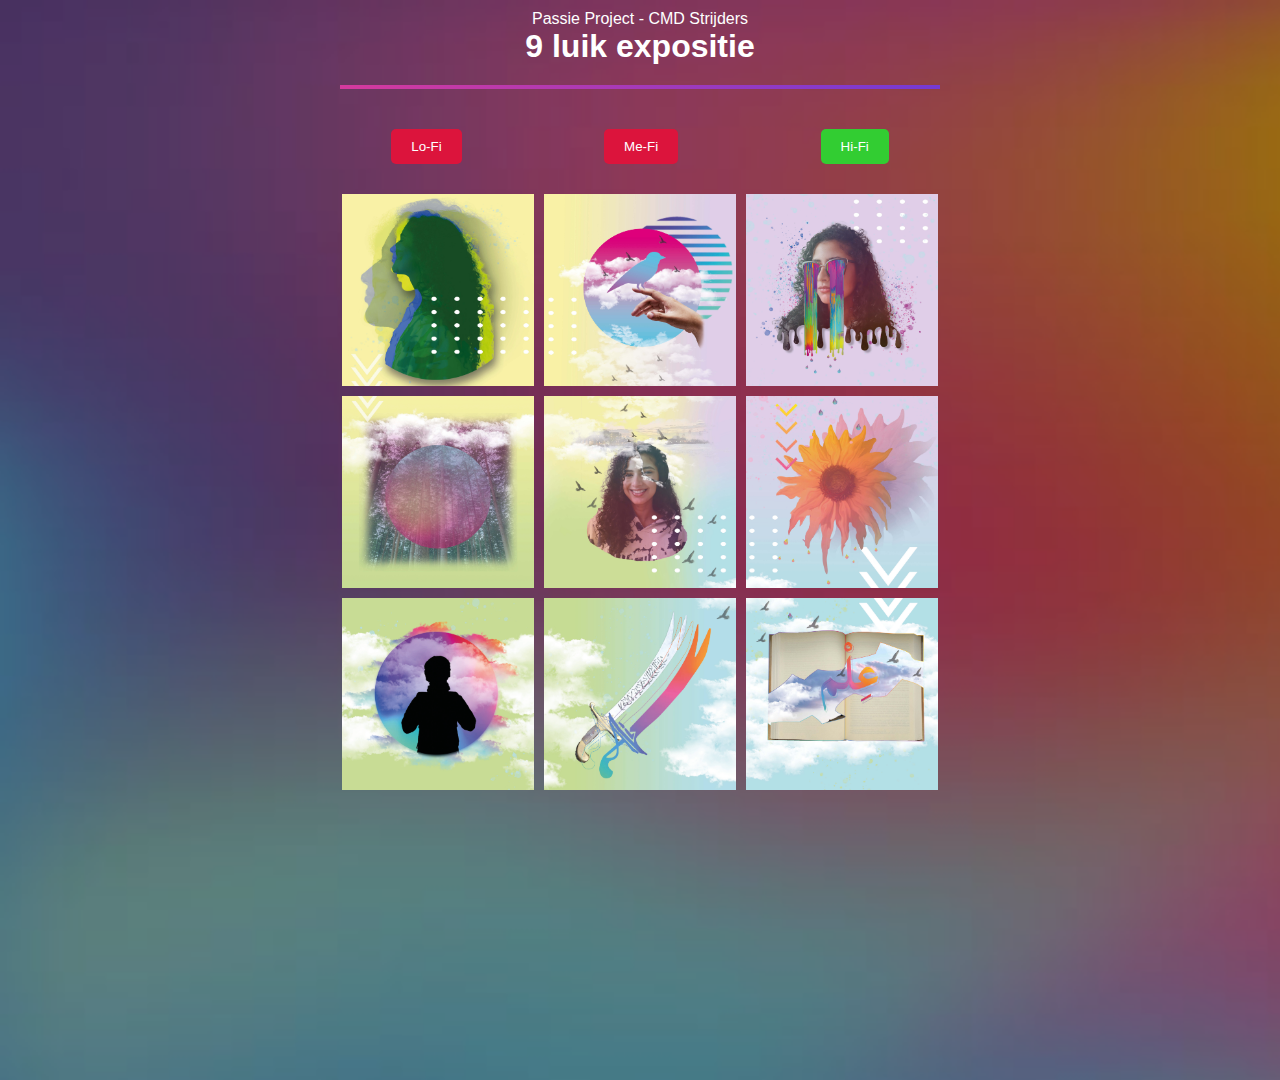
<file: index.html>
<!DOCTYPE html>
<html lang="en">
<head>
    <meta charset="UTF-8">
    <meta http-equiv="X-UA-Compatible" content="IE=edge">
    <meta name="viewport" content="width=device-width, initial-scale=1.0">
    <link rel="stylesheet" href="style.css">
    <title>Passie Project</title>
</head>
<body>

    <header>Passie Project - CMD Strijders<h1> 9 luik expositie </h1><hr></header>
    <div id="versioncontainer">
        <button id="lofiButton">Lo-Fi</button>
        <button id="mefiButton">Me-Fi</button>
        <button id="hifiButton">Hi-Fi</button>
    </div>
    <main>
        <div id="expositie-container">
            <a href="luik1.html">
            <div class="luik">
                <img src="images/meisjedubbel.jpg" alt="meisje met dubbel effect">
                <div class="overlay"><p>"If Freedom Was An Emtion"</p></div>
            </div>
            </a>
            <div class="luik">
                <a href="luik2.html">
                <img src="images/vogelhand.jpg" alt="hand met vogel erop">
                <div class="overlay"><p>"Vrij Als Een Vogel"</p></div>
                </a>
            </div>
            <div class="luik">
                <a href="luik3.html">
                <img src="images/meisjebril.jpg" alt="meisje met lekkende bril">
                <div class="overlay"><p>"Rainbow"</p></div>
                </a>
            </div>
            <div class="luik">
                <a href="luik4.html">
                <img src="images/bos.jpg" alt="foto van natuur/bos in een cirkel">
                <div class="overlay"><p>"The Woods"</p></div>
                </a>
            </div>
            <div class="luik">
                <a href="luik5.html">
                <img src="images/meisjewolk.jpg" alt="meisje met wolken door haar hoofd">
                <div class="overlay"><p>"Free Mind"</p></div>
                </a>
            </div>
            <div class="luik">
                <a href="luik6.html">
                <img src="images/bloem.jpg" alt="bloem met dubbel effect">
                <div class="overlay"><p>"Flower Power"</p></div>
                </a>
            </div>
            <div class="luik">
                <a href="luik7.html">
                <img src="images/soldaat.jpg" alt="soldaat in mist en neon cirkel">
                <div class="overlay"><p>"Quest for Freedom"</p></div>
                </a>
            </div>
            <div class="luik">
                <a href="luik8.html">
                <img src="images/zwaard.jpg" alt="zwaard met arabische tekst en dubbel effect">
                <div class="overlay"><p>"Sword of Justice & Freedom"</p></div>
                </a>
            </div>
            <div class="luik">
                <a href="luik9.html">
                <img src="images/boek.jpg" alt="boek met arabisch woord kennis en scheur met wolken en vogels">
                <div class="overlay"><p>"Book of Knowledge"</p></div>
                </a>
            </div>
        </div>
        <!-- me-fi picture -->
        <div id="mefi-expositie">
            <img src="images/mefi-expositie.PNG" alt="">
        </div>
        <div id="lofi-expositie">
            <img src="images/lofiexpositie.PNG" alt="">
        </div>
    </main>
    <script src="javascript.js"></script>
</body>
</html>
</file>
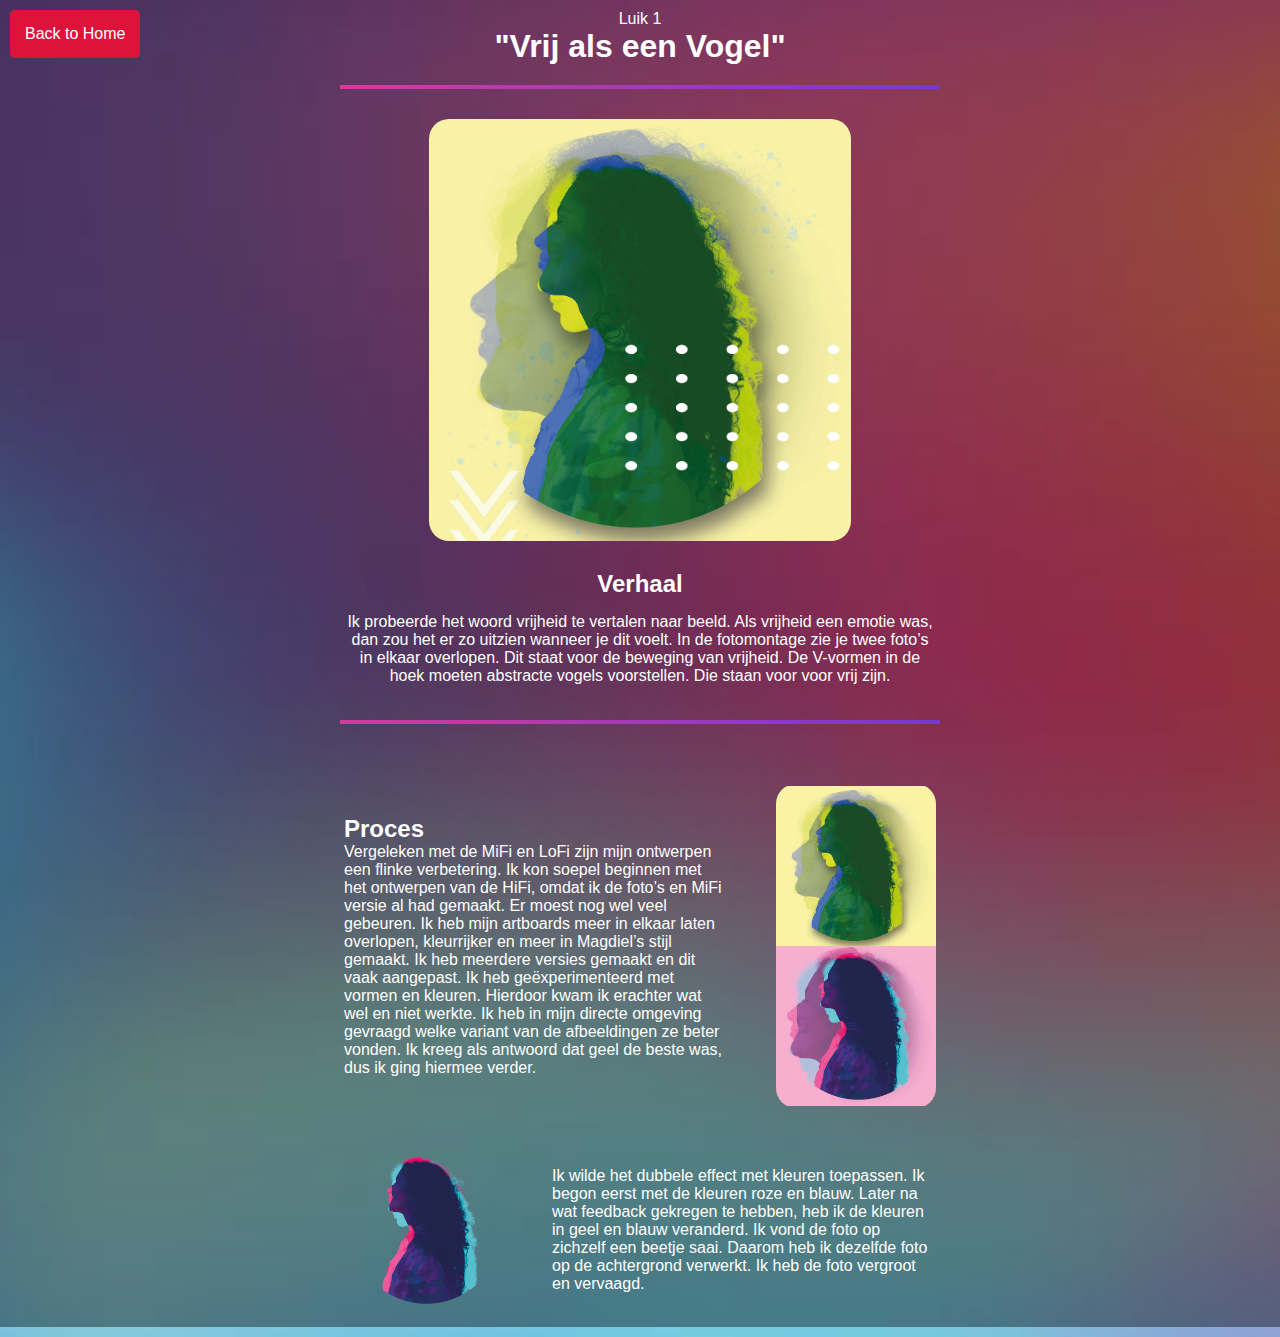
<file: luik1.html>
<!DOCTYPE html>
<html lang="en">

<head>
    <meta charset="UTF-8">
    <meta http-equiv="X-UA-Compatible" content="IE=edge">
    <meta name="viewport" content="width=device-width, initial-scale=1.0">
    <link rel="stylesheet" href="style.css">
    <title>Luik 1 - Passie project</title>
</head>

<body>
    <a href="index.html" class="back-button">Back to Home</a>
    <header>Luik 1 <h1>"Vrij als een Vogel"</h1>
        <hr>
    </header>
    <main>
        <div class="luik-display"><img src="images/meisjedubbel.jpg" alt=""></div>
        <div class="story">
            <h2>Verhaal</h2>
            <p>
                Ik probeerde het woord vrijheid te vertalen naar beeld. Als vrijheid een emotie was, dan zou het er zo
                uitzien wanneer je dit voelt. In de fotomontage zie je twee foto’s in elkaar overlopen. Dit staat voor
                de beweging van vrijheid. De V-vormen in de hoek moeten abstracte vogels voorstellen. Die staan voor
                voor vrij zijn.
            </p>
            <hr>
        </div>
        <div class="row row1">
            <div class="about">
                <h2>Proces</h2>
                <p>
                    Vergeleken met de MiFi en LoFi zijn mijn ontwerpen een flinke verbetering. Ik kon soepel beginnen
                    met het ontwerpen van de HiFi, omdat ik de foto’s en MiFi versie al had
                    gemaakt. Er moest nog wel veel gebeuren. Ik heb mijn artboards meer in elkaar laten overlopen,
                    kleurrijker en meer in Magdiel’s stijl gemaakt.

                    Ik heb meerdere versies gemaakt en dit vaak aangepast. Ik heb geëxperimenteerd met vormen en
                    kleuren. Hierdoor kwam ik erachter wat wel en niet werkte. Ik heb in mijn
                    directe omgeving gevraagd welke variant van de afbeeldingen ze beter vonden. Ik kreeg
                    als antwoord dat geel de beste was, dus ik ging hiermee verder.
                </p>
            </div>
            <div class="about-img"><img src="images/luik-1-img-2.jpg" alt=""></div>
        </div>
        <div class="row row2">
            <div class="about-img"><img src="images/luik1-img-3.png" alt=""></div>
            <div class="about">
                <p>
                    Ik wilde het dubbele effect met kleuren toepassen. Ik begon eerst met de kleuren roze en blauw.
                    Later na wat feedback gekregen te hebben, heb ik de kleuren in geel en blauw veranderd. Ik vond de
                    foto op zichzelf een beetje saai. Daarom heb ik dezelfde foto op de achtergrond verwerkt. Ik heb de
                    foto vergroot en vervaagd.
                </p>
            </div>
        </div>
    </main>
</body>

</html>
</file>
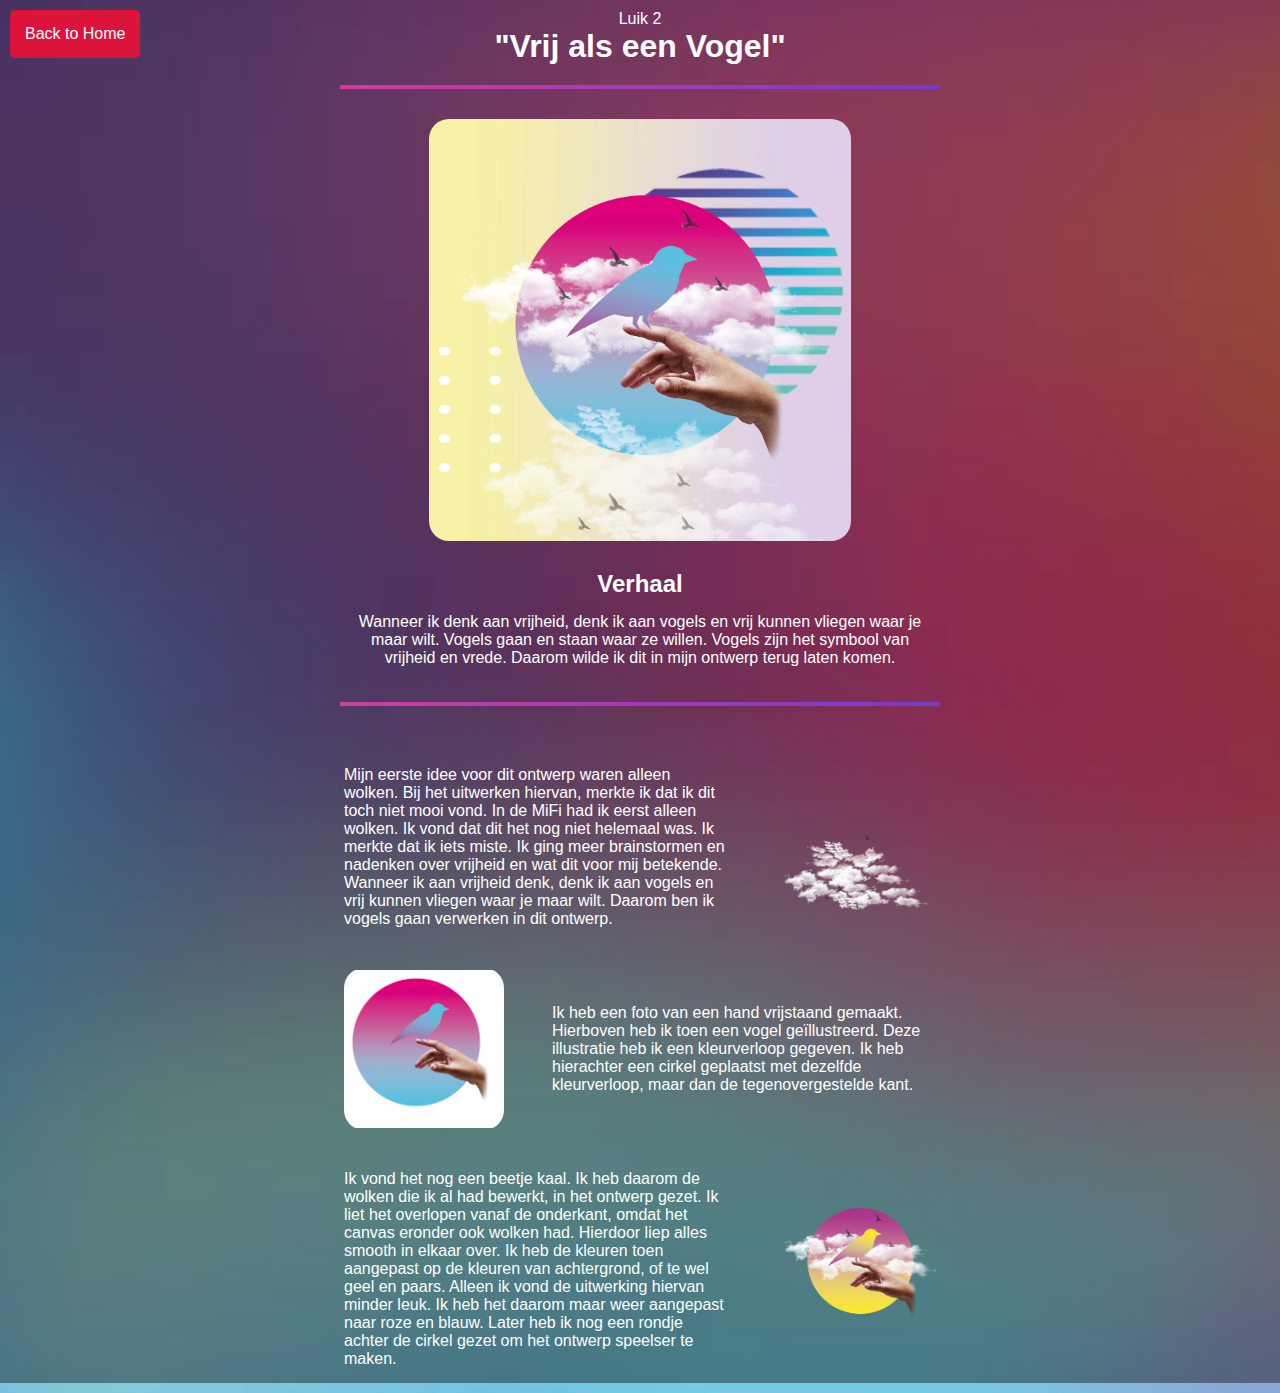
<file: luik2.html>
<!DOCTYPE html>
<html lang="en">

<head>
    <meta charset="UTF-8">
    <meta http-equiv="X-UA-Compatible" content="IE=edge">
    <meta name="viewport" content="width=device-width, initial-scale=1.0">
    <link rel="stylesheet" href="style.css">
    <title>Luik 2 - Passie project</title>
</head>

<body>
    <a href="index.html" class="back-button">Back to Home</a>
    <header>Luik 2 <h1>"Vrij als een Vogel"</h1>
        <hr>
    </header>
    <main>
        <div class="luik-display"><img src="images/vogelhand.jpg" alt=""></div>
        <div class="story">
            <h2>Verhaal</h2>
            <p>
                Wanneer ik denk aan vrijheid, denk ik aan vogels en vrij kunnen vliegen waar je maar wilt. Vogels gaan
                en staan waar ze willen. Vogels zijn het symbool van vrijheid en vrede. Daarom wilde ik dit in mijn
                ontwerp terug laten komen.
            </p>
            <hr>
        </div>
        <div class="row row1">
            <div class="about">
                <p>
                    Mijn eerste idee voor dit ontwerp waren alleen wolken. Bij het uitwerken hiervan, merkte ik dat ik
                    dit toch niet mooi vond. In de MiFi had ik eerst alleen wolken. Ik vond dat dit het nog niet
                    helemaal was. Ik merkte dat ik iets miste. Ik ging meer brainstormen en nadenken over vrijheid en
                    wat dit voor mij betekende. Wanneer ik aan vrijheid denk, denk ik aan vogels en vrij kunnen vliegen
                    waar je maar wilt. Daarom ben ik vogels gaan verwerken in dit ontwerp.
                </p>
            </div>
            <div class="about-img"><img src="images/wolken-2.png" alt=""></div>
        </div>
        <div class="row row2">
            <div class="about-img"><img src="images/vogel-hand-2.png" alt=""></div>
            <div class="about">
                <p>
                    Ik heb een foto van een hand vrijstaand gemaakt. Hierboven heb ik toen een vogel geïllustreerd. Deze
                    illustratie heb ik een kleurverloop gegeven. Ik heb hierachter een cirkel geplaatst met dezelfde
                    kleurverloop, maar dan de tegenovergestelde kant.
                </p>
            </div>
        </div>
        <div class="row row1">
            <div class="about">
                <p>
                    Ik vond het nog een beetje kaal. Ik heb daarom de wolken die ik al had bewerkt, in het ontwerp
                    gezet. Ik liet het overlopen vanaf de onderkant, omdat het canvas eronder ook wolken had. Hierdoor
                    liep alles smooth in elkaar over. Ik heb de kleuren toen aangepast op de kleuren van achtergrond, of
                    te wel geel en paars. Alleen ik
                    vond de uitwerking hiervan minder leuk. Ik heb het daarom maar weer aangepast naar roze en blauw.
                    Later heb ik nog een rondje achter de cirkel gezet om het ontwerp speelser te maken.
                </p>
            </div>
            <div class="about-img"><img src="images/vogel-hand-paars_geel.png" alt=""></div>
        </div>
    </main>
</body>

</html>
</file>
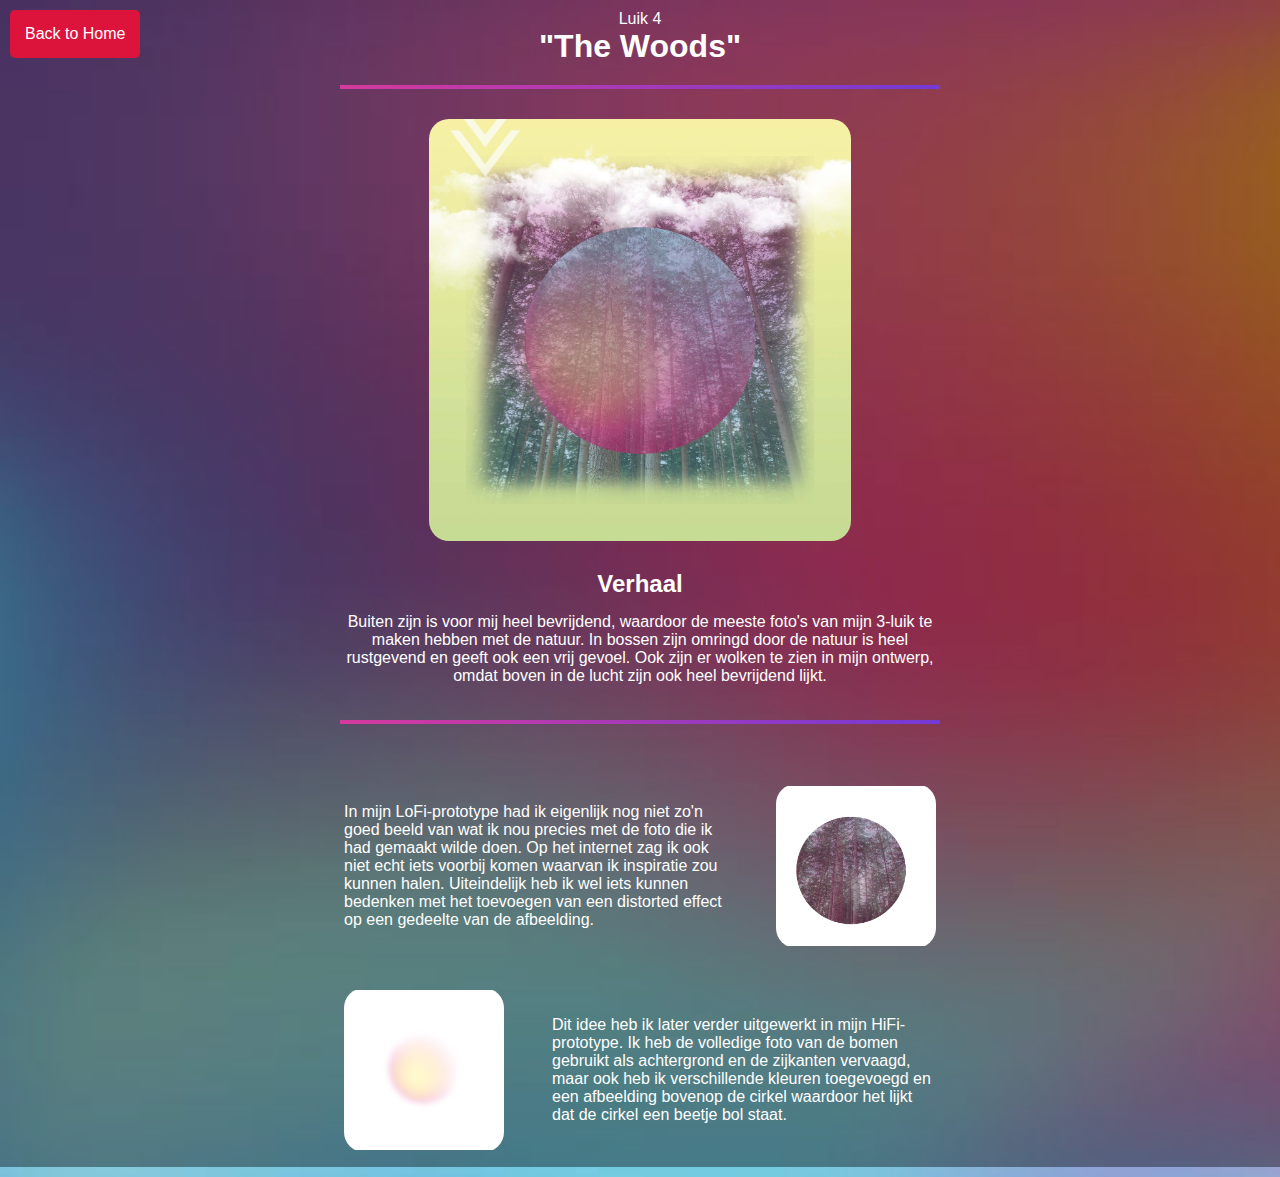
<file: luik4.html>
<!DOCTYPE html>
<html lang="en">

<head>
    <meta charset="UTF-8">
    <meta http-equiv="X-UA-Compatible" content="IE=edge">
    <meta name="viewport" content="width=device-width, initial-scale=1.0">
    <link rel="stylesheet" href="style.css">
    <title>Luik 4 - Passie project</title>
</head>

<body>
    <a href="index.html" class="back-button">Back to Home</a>
    <header>Luik 4 <h1>"The Woods"</h1>
        <hr>
    </header>
    <main>
        <div class="luik-display"><img src="images/bos.jpg" alt=""></div>
        <div class="story">
            <h2>Verhaal</h2>
            <p>
                Buiten zijn is voor mij heel bevrijdend, waardoor de meeste foto's van mijn 3-luik te maken hebben met
                de natuur. In bossen zijn omringd door de natuur is heel rustgevend en geeft ook een vrij gevoel. Ook
                zijn er wolken te zien in mijn ontwerp, omdat boven in de lucht zijn ook heel bevrijdend lijkt.
            </p>
            <hr>
        </div>
        <div class="row row1">
            <div class="about">
                <p>
                    In mijn LoFi-prototype had ik eigenlijk nog niet zo'n goed beeld van wat ik nou precies
                    met de foto die ik had gemaakt wilde doen. Op het internet zag ik ook niet echt iets
                    voorbij komen waarvan ik inspiratie zou kunnen halen. Uiteindelijk heb ik wel iets kunnen
                    bedenken met het toevoegen van een distorted effect op een gedeelte van de afbeelding.
                </p>
            </div>
            <div class="about-img"><img src="images/landschapdistort.png" alt=""></div>
        </div>
        <div class="row row2">
            <div class="about-img"><img src="images/landschapeffect.png" alt=""></div>
            <div class="about">
                <p>
                    Dit idee heb ik later verder uitgewerkt in mijn HiFi-prototype. Ik heb de volledige foto van
                    de bomen gebruikt als achtergrond en de zijkanten vervaagd, maar ook heb ik verschillende kleuren
                    toegevoegd
                    en een afbeelding bovenop de cirkel waardoor het lijkt dat de cirkel een beetje bol staat.
                </p>
            </div>
        </div>
    </main>
</body>

</html>
</file>
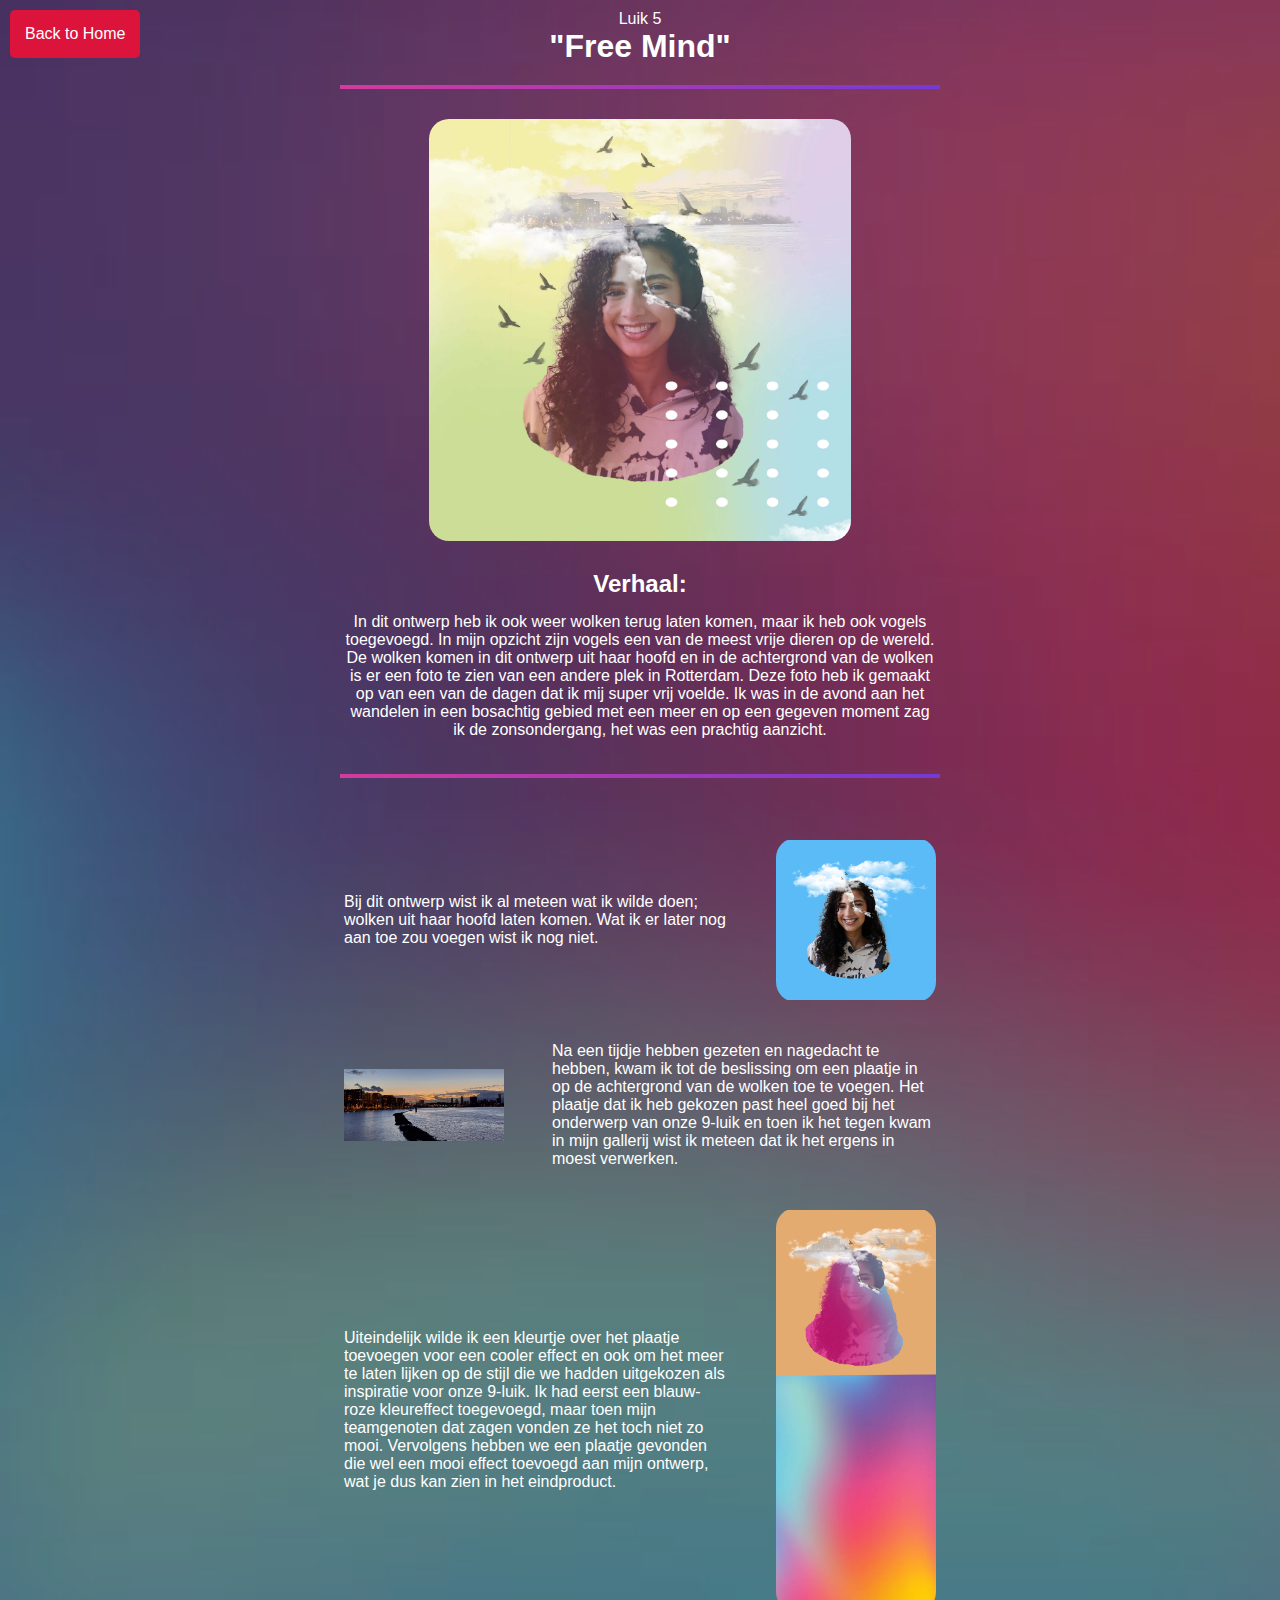
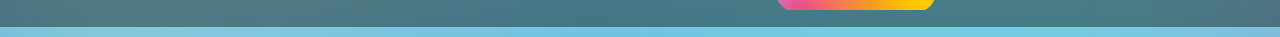
<file: luik5.html>
<!DOCTYPE html>
<html lang="en">

<head>
    <meta charset="UTF-8">
    <meta http-equiv="X-UA-Compatible" content="IE=edge">
    <meta name="viewport" content="width=device-width, initial-scale=1.0">
    <link rel="stylesheet" href="style.css">
    <title>Luik 5 - Passie project</title>
</head>

<body>
    <a href="index.html" class="back-button">Back to Home</a>
    <header>Luik 5 <h1>"Free Mind"</h1>
        <hr>
    </header>
    <main>
        <div class="luik-display"><img src="images/meisjewolk.jpg" alt=""></div>
        <div class="story">
            <h2>Verhaal:</h2>
            <p>
                In dit ontwerp heb ik ook weer wolken terug laten komen, maar ik heb ook vogels toegevoegd. In mijn
                opzicht zijn vogels een van de meest vrije dieren op de wereld.
                De wolken komen in dit ontwerp uit haar hoofd en in de achtergrond van de wolken is er een foto te zien
                van een andere plek in Rotterdam. Deze foto heb ik gemaakt op van een van de dagen dat ik mij super vrij
                voelde. Ik was in de avond aan het wandelen in een bosachtig gebied met een meer en op een gegeven
                moment zag ik de zonsondergang, het was een prachtig aanzicht.
            </p>
            <hr>
        </div>
        <div class="row row1">
            <div class="about">
                <p>
                    Bij dit ontwerp wist ik al meteen wat ik wilde doen; wolken uit haar hoofd laten komen. Wat ik er later
                    nog aan toe zou voegen wist ik nog niet. 
                </p>
            </div>
            <div class="about-img"><img src="images/cloudmefi.png" alt=""></div>
        </div>
        <div class="row row2">
            <div class="about-img"><img src="images/lake.jpg" alt=""></div>
            <div class="about">
                <p>
                    Na een tijdje hebben gezeten en nagedacht te hebben, kwam ik tot de beslissing om een plaatje in op de achtergrond van de wolken
                    toe te voegen. Het plaatje dat ik heb gekozen past heel goed bij het onderwerp van onze 9-luik en toen ik het tegen kwam
                    in mijn gallerij wist ik meteen dat ik het ergens in moest verwerken. 
                </p>
            </div>
        </div>
        <div class="row row1">
            <div class="about">
                <p>
                    Uiteindelijk wilde ik een kleurtje over het plaatje toevoegen voor een cooler effect en ook om het meer te laten lijken op de 
                    stijl die we hadden uitgekozen als inspiratie voor onze 9-luik. Ik had eerst een blauw-roze kleureffect toegevoegd, maar toen
                    mijn teamgenoten dat zagen vonden ze het toch niet zo mooi. Vervolgens hebben we een plaatje gevonden die wel een mooi
                    effect toevoegd aan mijn ontwerp, wat je dus kan zien in het eindproduct.
                </p>
            </div>
            <div class="about-img"><img src="images/example.png" alt=""></div>
        </div>
    </main>
</body>

</html>
</file>
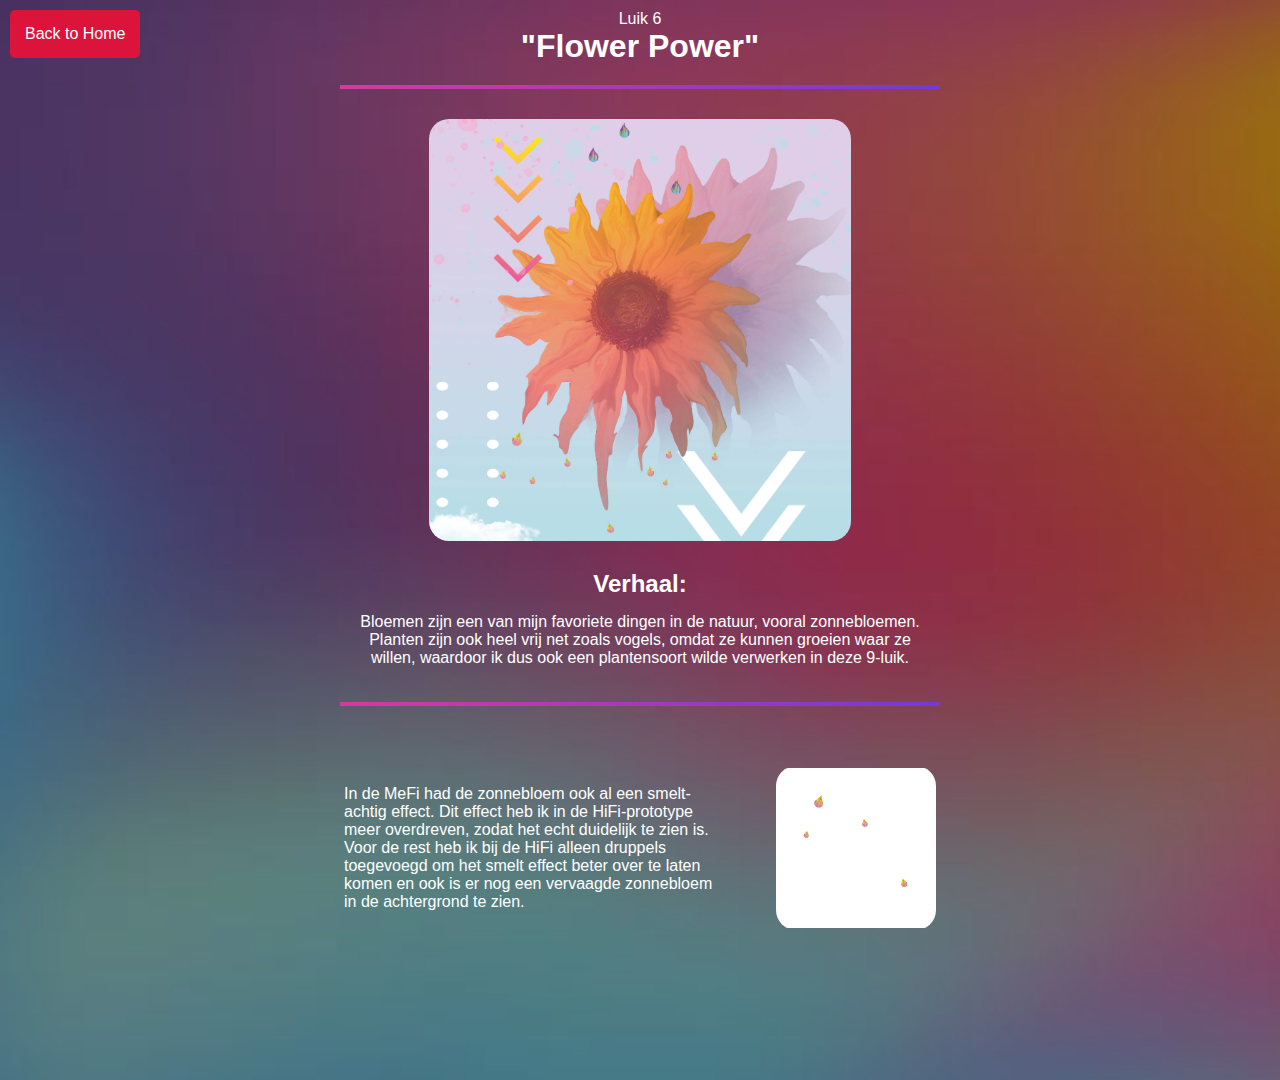
<file: luik6.html>
<!DOCTYPE html>
<html lang="en">

<head>
    <meta charset="UTF-8">
    <meta http-equiv="X-UA-Compatible" content="IE=edge">
    <meta name="viewport" content="width=device-width, initial-scale=1.0">
    <link rel="stylesheet" href="style.css">
    <title>Luik 6 - Passie project</title>
</head>

<body>
    <a href="index.html" class="back-button">Back to Home</a>
    <header>Luik 6 <h1>"Flower Power"</h1>
        <hr>
    </header>
    <main>
        <div class="luik-display"><img src="images/bloem.jpg" alt=""></div>
        <div class="story">
            <h2>Verhaal:</h2>
            <p>
                Bloemen zijn een van mijn favoriete dingen in de natuur, vooral zonnebloemen.
                Planten zijn ook heel vrij net zoals vogels, omdat ze kunnen groeien waar ze willen, waardoor ik dus ook
                een plantensoort wilde verwerken in deze 9-luik.
            </p>
            <hr>
        </div>
        <div class="row row1">
            <div class="about">
                <p>
                    In de MeFi had de zonnebloem ook al een smelt-achtig effect. Dit effect heb ik in de HiFi-prototype meer overdreven, zodat 
                    het echt duidelijk te zien is. Voor de rest heb ik bij de HiFi alleen druppels toegevoegd om het smelt effect beter
                    over te laten komen en ook is er nog een vervaagde zonnebloem in de achtergrond te zien.
                </p>
            </div>
            <div class="about-img"><img src="images/spetters.png" alt=""></div>
        </div>
    </main>
</body>

</html>
</file>
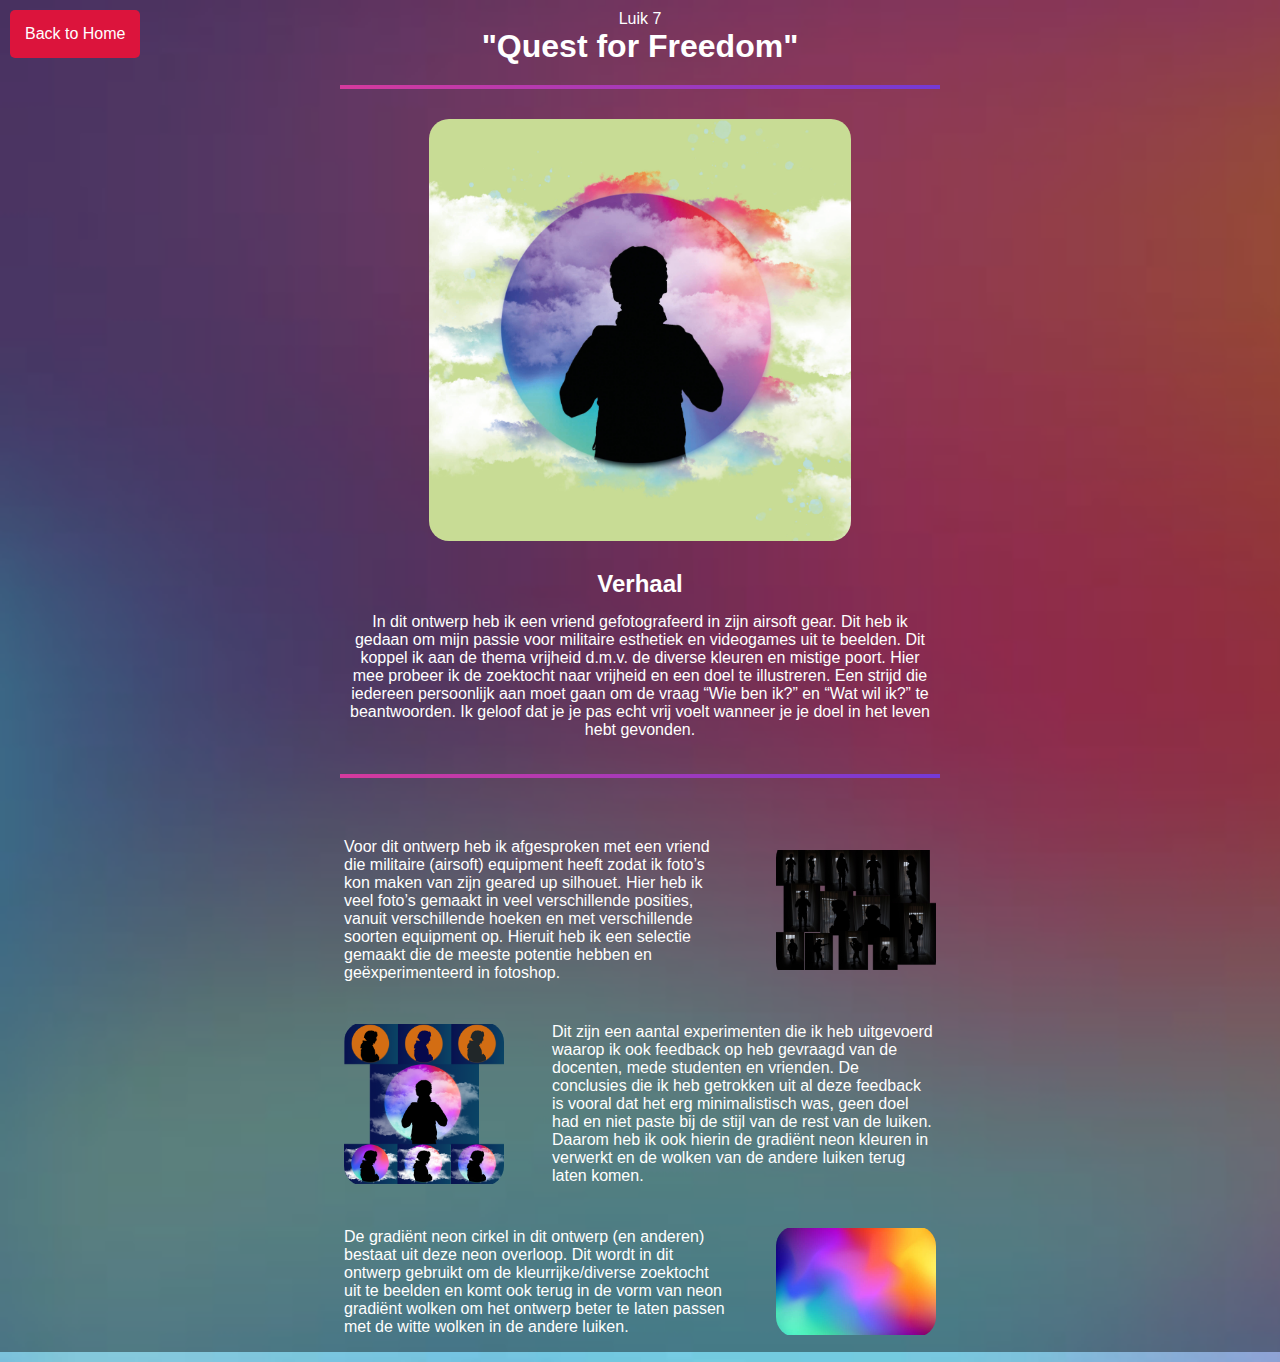
<file: luik7.html>
<!DOCTYPE html>
<html lang="en">
<head>
    <meta charset="UTF-8">
    <meta http-equiv="X-UA-Compatible" content="IE=edge">
    <meta name="viewport" content="width=device-width, initial-scale=1.0">
    <link rel="stylesheet" href="style.css">
    <title>Luik 7 - Passie project</title>
</head>
<body>
    <a href="index.html" class="back-button">Back to Home</a>
    <header>Luik 7 <h1>"Quest for Freedom"</h1> <hr> </header>
    <main>
        <div class="luik-display"><img src="images/soldaat.jpg" alt=""></div>
        <div class="story">
            <h2>Verhaal</h2>
            <p>
                In dit ontwerp heb ik een vriend gefotografeerd in zijn airsoft gear. 
                Dit heb ik gedaan om mijn passie voor militaire esthetiek en videogames uit te beelden. 
                Dit koppel ik aan de thema vrijheid d.m.v. de diverse kleuren en mistige poort. 
                Hier mee probeer ik de zoektocht naar vrijheid en een doel te illustreren. 
                Een strijd die iedereen persoonlijk aan moet gaan om de vraag “Wie ben ik?” en “Wat wil ik?” te beantwoorden. 
                Ik geloof dat je je pas echt vrij voelt wanneer je je doel in het leven hebt gevonden.
            </p>
            <hr>
        </div>
        <div class="row row1">
            <div class="about">
                <p>
                    Voor dit ontwerp heb ik afgesproken met een vriend die militaire (airsoft) equipment heeft zodat ik foto’s kon maken van zijn geared up silhouet. 
                    Hier heb ik veel foto’s gemaakt in veel verschillende posities, vanuit verschillende hoeken en met verschillende soorten equipment op. 
                    Hieruit heb ik een selectie gemaakt die de meeste potentie hebben en geëxperimenteerd in fotoshop. 
                </p>
            </div>
            <div class="about-img"><img src="images/silhoutepiccas.png" alt=""></div>
        </div>
        <div class="row row2">
            <div class="about-img"><img src="images/silhoutte-process.png" alt=""></div>
            <div class="about">
                <p>
                    Dit zijn een aantal experimenten die ik heb uitgevoerd waarop ik ook feedback op heb gevraagd van de docenten, mede studenten en vrienden. 
                    De conclusies die ik heb getrokken uit al deze feedback is vooral dat het erg minimalistisch was, 
                    geen doel had en niet paste bij de stijl van de rest van de luiken. 
                    Daarom heb ik ook hierin de gradiënt neon kleuren in verwerkt en de wolken van de andere luiken terug laten komen.
                </p>
            </div>
        </div>
        <div class="row row1">
            <div class="about">
                <p>
                    De gradiënt neon cirkel in dit ontwerp (en anderen) bestaat uit deze neon overloop. 
                    Dit wordt in dit ontwerp gebruikt om de kleurrijke/diverse zoektocht uit te beelden 
                    en komt ook terug in de vorm van neon gradiënt wolken om het ontwerp beter te laten 
                    passen met de witte wolken in de andere luiken. 
                </p>
            </div>
            <div class="about-img"><img src="images/neon.jpg" alt=""></div>
        </div>
    </main>
</body>
</html>
</file>
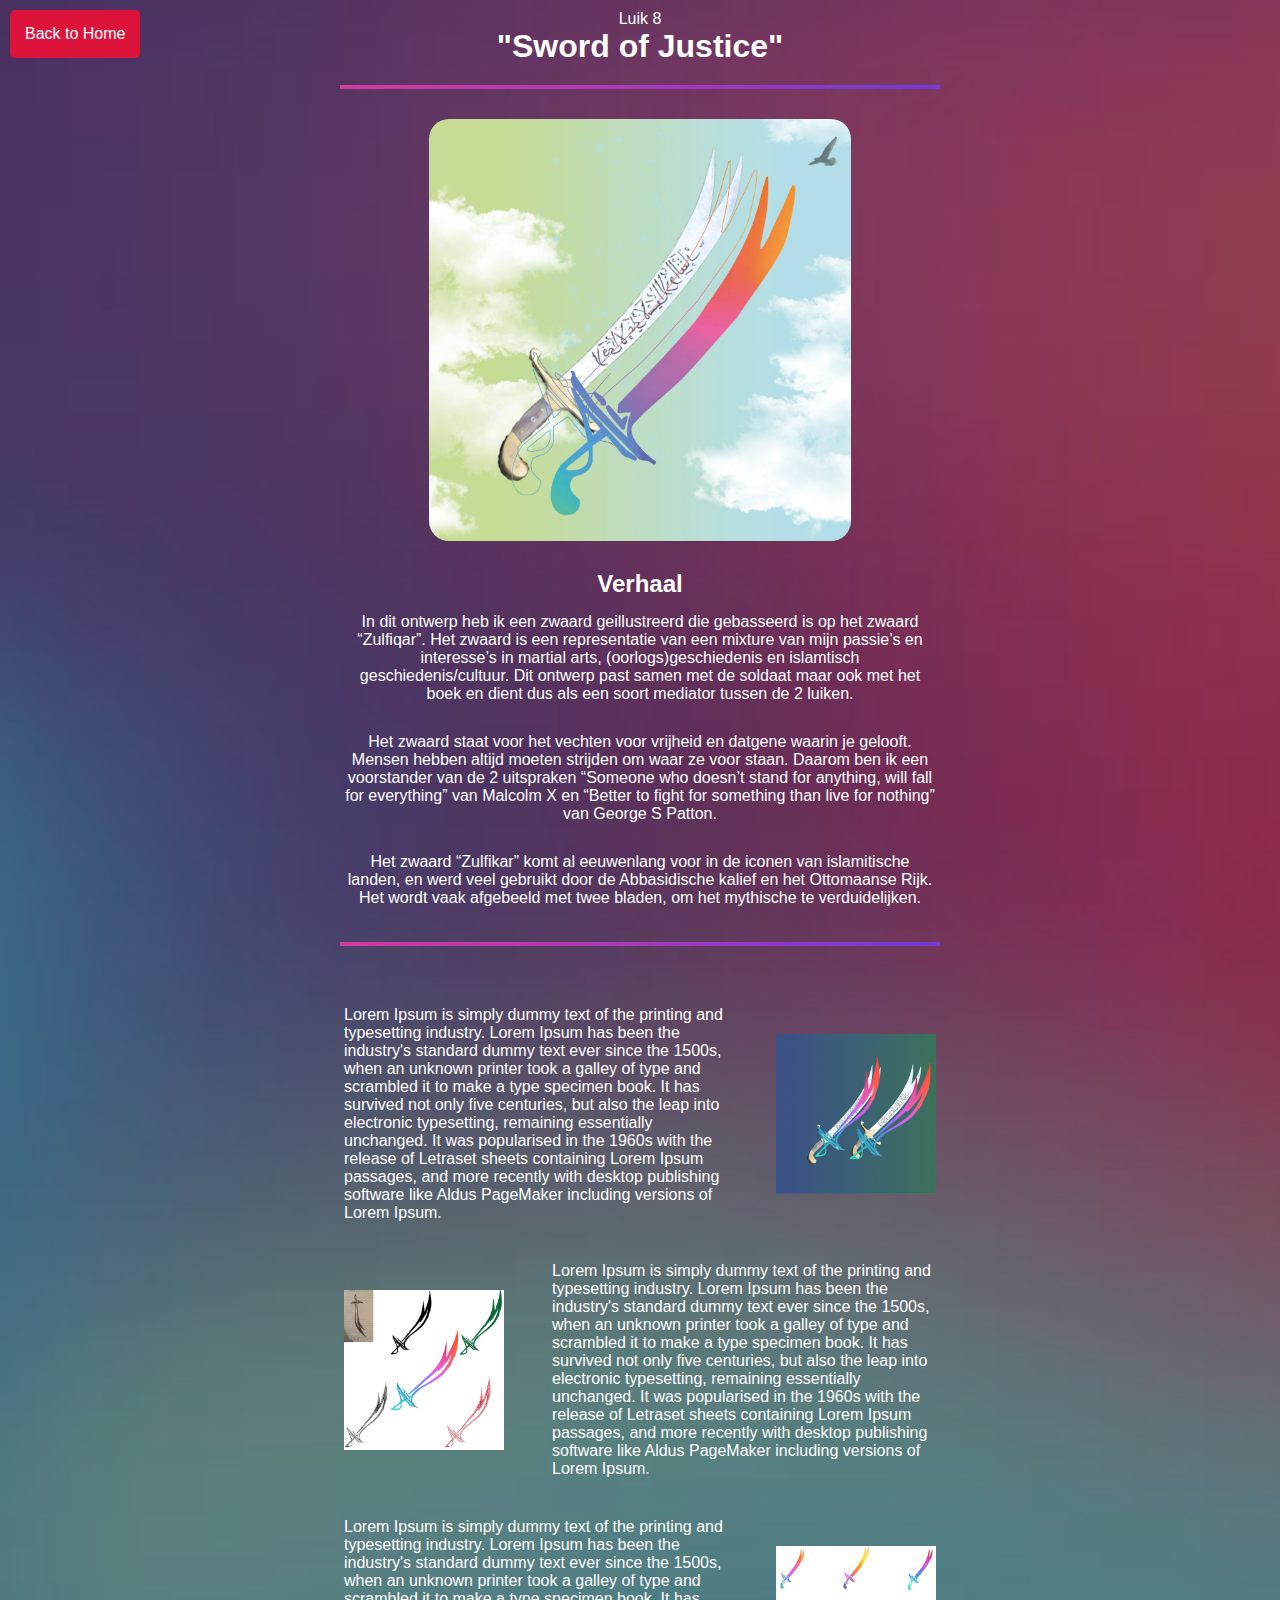
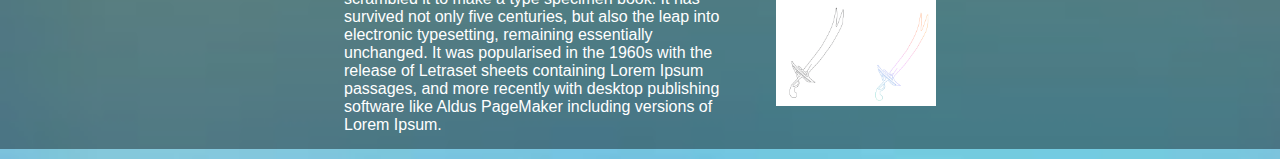
<file: luik8.html>
<!DOCTYPE html>
<html lang="en">
<head>
    <meta charset="UTF-8">
    <meta http-equiv="X-UA-Compatible" content="IE=edge">
    <meta name="viewport" content="width=device-width, initial-scale=1.0">
    <link rel="stylesheet" href="style.css">
    <title>Luik 8 - Passie project</title>
</head>
<body>
    <a href="index.html" class="back-button">Back to Home</a>
    <header>Luik 8 <h1>"Sword of Justice"</h1> <hr> </header>
    <main>
        <div class="luik-display"><img src="images/zwaard.jpg" alt=""></div>
        <div class="story">
            <h2>Verhaal</h2>
            <p>
                In dit ontwerp heb ik een zwaard geillustreerd die gebasseerd is op het zwaard “Zulfiqar”.
                Het zwaard is een representatie van een mixture van mijn passie’s en interesse’s in martial arts,
                (oorlogs)geschiedenis en islamtisch geschiedenis/cultuur. Dit ontwerp past samen met de soldaat maar
                ook met het boek en dient dus als een soort mediator tussen de 2 luiken.
            </p>
            <p>
                Het zwaard staat voor het vechten voor vrijheid en datgene waarin je gelooft. Mensen hebben altijd
                moeten strijden om waar ze voor staan. Daarom ben ik een voorstander van de 2 uitspraken 
                “Someone who doesn’t stand for anything, will fall for everything” van Malcolm X en 
                “Better to fight for something than live for nothing”  van George S Patton.
            </p>
            <p>
                Het zwaard “Zulfikar” komt al eeuwenlang voor in de iconen van islamitische landen, en werd veel
                gebruikt door de Abbasidische kalief en het Ottomaanse Rijk. Het wordt vaak afgebeeld met twee bladen, 
                om het mythische te verduidelijken. 
            </p>
            <hr>
        </div>
        <div class="row row1">
            <div class="about">
                <p>
                    Lorem Ipsum is simply dummy text of
                    the printing and typesetting industry. Lorem Ipsum has been the
                    industry's standard dummy text ever since the 1500s, when an
                    unknown printer took a galley of type and scrambled it to make
                    a type specimen book. It has survived not only five centuries,
                    but also the leap into electronic typesetting, remaining
                    essentially unchanged. It was popularised in the 1960s
                    with the release of Letraset sheets containing Lorem Ipsum
                    passages, and more recently with desktop publishing software
                    like Aldus PageMaker including versions of Lorem Ipsum.
                </p>
            </div>
            <div class="about-img"><img src="images/zulfiqmefi.png" alt=""></div>
        </div>
        <div class="row row2">
            <div class="about-img"><img src="images/zulfiqprocess.png" alt=""></div>
            <div class="about">
                <p>
                    Lorem Ipsum is simply dummy text of
                    the printing and typesetting industry. Lorem Ipsum has been the
                    industry's standard dummy text ever since the 1500s, when an
                    unknown printer took a galley of type and scrambled it to make
                    a type specimen book. It has survived not only five centuries,
                    but also the leap into electronic typesetting, remaining
                    essentially unchanged. It was popularised in the 1960s
                    with the release of Letraset sheets containing Lorem Ipsum
                    passages, and more recently with desktop publishing software
                    like Aldus PageMaker including versions of Lorem Ipsum.
                </p>
            </div>
        </div>
        <div class="row row1">
            <div class="about">
                <p>
                    Lorem Ipsum is simply dummy text of
                    the printing and typesetting industry. Lorem Ipsum has been the
                    industry's standard dummy text ever since the 1500s, when an
                    unknown printer took a galley of type and scrambled it to make
                    a type specimen book. It has survived not only five centuries,
                    but also the leap into electronic typesetting, remaining
                    essentially unchanged. It was popularised in the 1960s
                    with the release of Letraset sheets containing Lorem Ipsum
                    passages, and more recently with desktop publishing software
                    like Aldus PageMaker including versions of Lorem Ipsum.
                </p>
            </div>
            <div class="about-img"><img src="images/zulfiqhifidraw.png" alt=""></div>
        </div>
    </main>
</body>
</html>
</file>
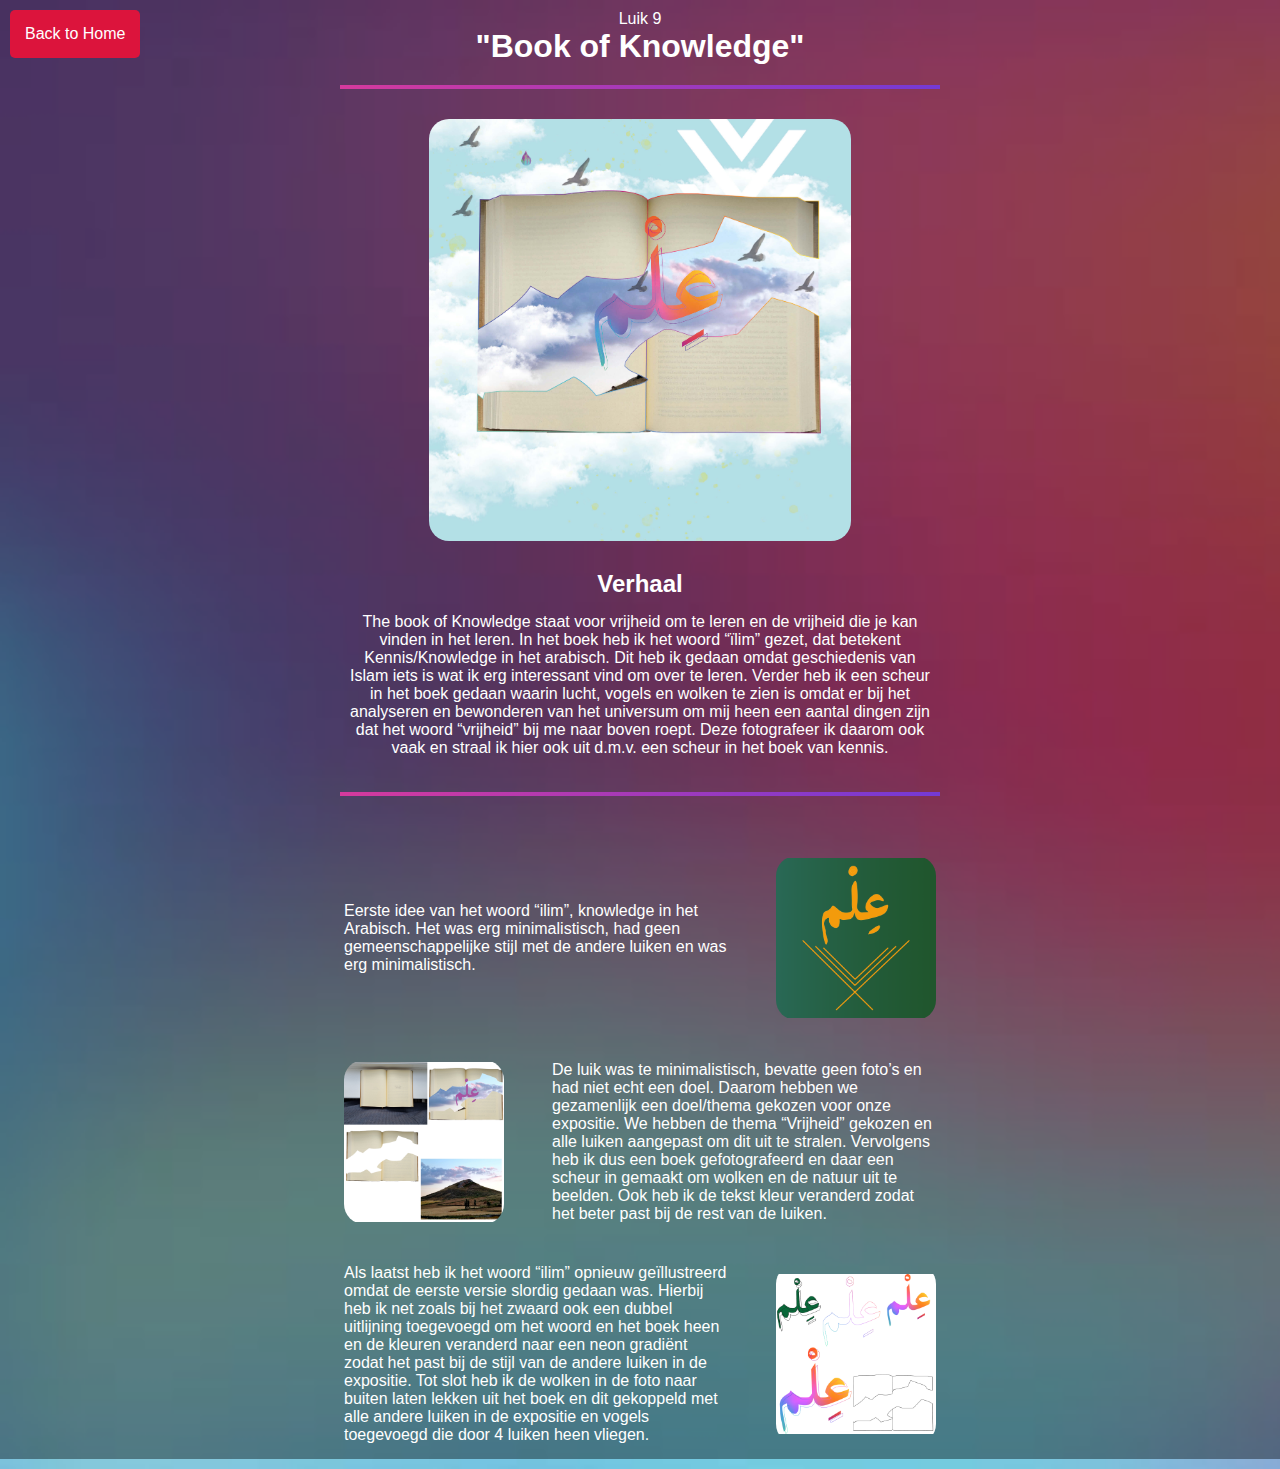
<file: luik9.html>
<!DOCTYPE html>
<html lang="en">
<head>
    <meta charset="UTF-8">
    <meta http-equiv="X-UA-Compatible" content="IE=edge">
    <meta name="viewport" content="width=device-width, initial-scale=1.0">
    <link rel="stylesheet" href="style.css">
    <title>Luik 9 - Passie project</title>
</head>
<body>
    <a href="index.html" class="back-button">Back to Home</a>
    <header>Luik 9 <h1>"Book of Knowledge"</h1> <hr> </header>
    <main>
        <div class="luik-display"><img src="images/boek.jpg" alt=""></div>
        <div class="story">
            <h2>Verhaal</h2>
            <p>
                The book of Knowledge staat voor vrijheid om te leren en de vrijheid die je kan vinden in het leren. 
                In het boek heb ik het woord “ïlim” gezet, dat betekent Kennis/Knowledge in het arabisch. 
                Dit heb ik gedaan omdat geschiedenis van Islam iets is wat ik erg interessant vind om over te leren. 
                Verder heb ik een scheur in het boek gedaan waarin lucht, vogels en wolken te zien is omdat er bij 
                het analyseren en bewonderen van het universum om mij heen een aantal dingen zijn dat het woord “vrijheid” 
                bij me naar boven roept. Deze fotografeer ik daarom ook vaak en straal ik hier ook uit d.m.v. een scheur in het boek van kennis.
            </p>
            <hr>
        </div>
        <div class="row row1">
            <div class="about">
                <p>
                    Eerste idee van het woord “ilim”, knowledge in het Arabisch. Het was erg minimalistisch, had geen gemeenschappelijke stijl met de andere luiken en was erg minimalistisch.
                </p>
            </div>
            <div class="about-img"><img src="images/ilmlofi.png" alt=""></div>
        </div>
        <div class="row row2">
            <div class="about-img"><img src="images/fotosbook.png" alt=""></div>
            <div class="about">
                <p>
                    De luik was te minimalistisch, bevatte geen foto’s en had niet echt een doel. Daarom hebben we gezamenlijk een doel/thema gekozen voor onze expositie. We hebben de thema “Vrijheid” gekozen en alle luiken aangepast om dit uit te stralen. Vervolgens heb ik dus een boek gefotografeerd en daar een scheur in gemaakt om wolken en de natuur uit te beelden. Ook heb ik de tekst kleur veranderd zodat het beter past bij de rest van de luiken.
                </p>
            </div>
        </div>
        <div class="row row1">
            <div class="about">
                <p>
                    Als laatst heb ik het woord “ilim” opnieuw geïllustreerd omdat de eerste versie slordig gedaan was. Hierbij heb ik net zoals bij het zwaard ook een dubbel uitlijning toegevoegd om het woord en het boek heen en de kleuren veranderd naar een neon gradiënt zodat het past bij de stijl van de andere luiken in de expositie. Tot slot heb ik de wolken in de foto naar buiten laten lekken uit het boek en dit gekoppeld met alle andere luiken in de expositie en vogels toegevoegd die door 4 luiken heen vliegen.
                </p>
            </div>
            <div class="about-img"><img src="images/ilmillustrations.png" alt=""></div>
        </div>
    </main>
</body>
</html>
</file>
<file: style.css>
* { 
    margin: 0; 
    padding: 0;
}
html {
    background-color: #171717;
    background-image: url(./images/desatured-neon.png);
    background-size: cover;
    margin: auto;
    max-width: 100%;
    overflow-x: hidden;
    color: white;
    font-family:-apple-system, BlinkMacSystemFont, 'Segoe UI', Roboto, Oxygen, Ubuntu, Cantarell, 'Open Sans', 'Helvetica Neue', sans-serif ;
}
#expositie-container a {
    display: contents;
    color: white;
}
/* site */
body {
    background-color: rgba(0, 0, 0, 0.4);
    min-height: 120vh;
}
header {
    color: white;
    width: 50%;
    display: flex;
    flex-direction: column;
    justify-content: center;
    text-align: center;
    margin: auto;
    padding: 10px;
}
hr {
    /* border: 2px solid rgb(92, 17, 17); */
    /* border: 2px solid white; */
    border-radius: 5px;
    margin: 20px;
    border: solid;
    border-image-slice: 1;
    border-width: 2px;
    border-image-source: linear-gradient(to left, #743ad5, #d53a9d);
}
#expositie-container {
    display: flex;
    margin: 15px auto;
    width: 50%;
    flex-wrap: wrap;
    justify-content: center;
}
.luik {
    width: 30%;
    margin: 3px 5px;
    height: auto;
    position: relative;
}
.luik img {
    width: 100%;
    height: 100%;
    object-fit: contain;
}
.overlay {
    position: absolute;
    top: 0;
    bottom: 0;
    left: 0;
    right: 0;
    height: 100%;
    width: 100%;
    opacity: 0;
    transition: .5s ease;
    background-color: rgba(0, 0, 0, 0.6);
    display: flex;
    justify-content: center;
    flex-direction: column;
    text-align: center;
}
.luik:hover .overlay {
    opacity: 1;
}
#lofi-expositie, #mefi-expositie {
    margin: auto;
    width: 100%;
    display: none;
    justify-content: center;
    margin: 10px;
}
/* about pages */
.back-button {
    position: absolute;
    top: 10px;
    left: 10px;
    padding: 15px;
    background-color: crimson;
    border-radius: 5px;
    color: white;
    text-decoration: none;
}
.luik-display {
    margin: auto;
    width: 33%;
}
.story {
    width: 50%;
    display: flex;
    flex-direction: column;
    justify-content: center;
    padding: 15px;
    margin: 10px auto;
    text-align: center;
}
.story p {
    padding: 15px 25px;
}
.luik-display img {
    width: 100%;
    height: 100%;
    object-fit: contain;
    border-radius: 20px;
}
.row {
    display: flex;
    flex-direction: row;
    justify-content: space-around;
    padding: 15px;
    width: 50%;
    margin: 10px auto;
}
.about {
    width: 60%;
    display: flex;
    flex-direction: column;
    justify-content: center;
}
.about-img {
    width: 25%;
    height: auto;
    position: relative;
}
.about-img img {
    width: 100%;
    height: 100%;
    object-fit: contain;
    border-radius: 20px;
}
#versioncontainer {
    padding: 5px;
    display: flex;
    flex-direction: row;
    justify-content: space-around;
    width: 50%;
    margin: auto;
}
#lofiButton, #mefiButton, #hifiButton {
    background-color: crimson;
    border-radius: 5px;
    color: white;
    text-decoration: none;
    padding: 10px 20px;
    margin: 5px;
    border-style: none;
}
#hifiButton {
    background-color: limegreen;
}
/* MEDIA QUERIES */
@media screen and (max-width: 800px) {
    header {
        width: 90%;
    }
    #expositie-container {
        display: flex;
        margin: auto;
        width: 100%;
        flex-wrap: wrap;
        justify-content: center;
    }
    .luik-display {
        margin: auto;
        width: 90%;
    }
    .story {
        width: 90%;
        display: flex;
        flex-direction: column;
        justify-content: center;
        padding: 15px;
        margin: 20px auto;
        text-align: center;
    }
    .row {
        display: flex;
        flex-direction: column;
        justify-content: space-around;
        margin: 20px auto;
        padding: 15px;
        width: 90%;
    }
    .row1 {
        flex-direction: column-reverse;
    }
    .row2 {
        flex-direction: column;
    }
    .about {
        width: 100%;
        display: flex;
        flex-direction: column;
        justify-content: center;
        margin: 5px;
    }
    .about-img {
        width: 100%;
        height: auto;
        position: relative;
    }
    .about-img img {
        width: 100%;
        height: 100%;
        object-fit: contain;
        border-radius: 20px;
    }
    .back-button {
        top: 5px;
        left: 2px;
        padding: 2px;
    }
    #versioncontainer {
        width: 100%;
    }
    #lofiButton, #mefiButton, #hifiButton {
        padding: 10px 10px;
    }
}
</file>
